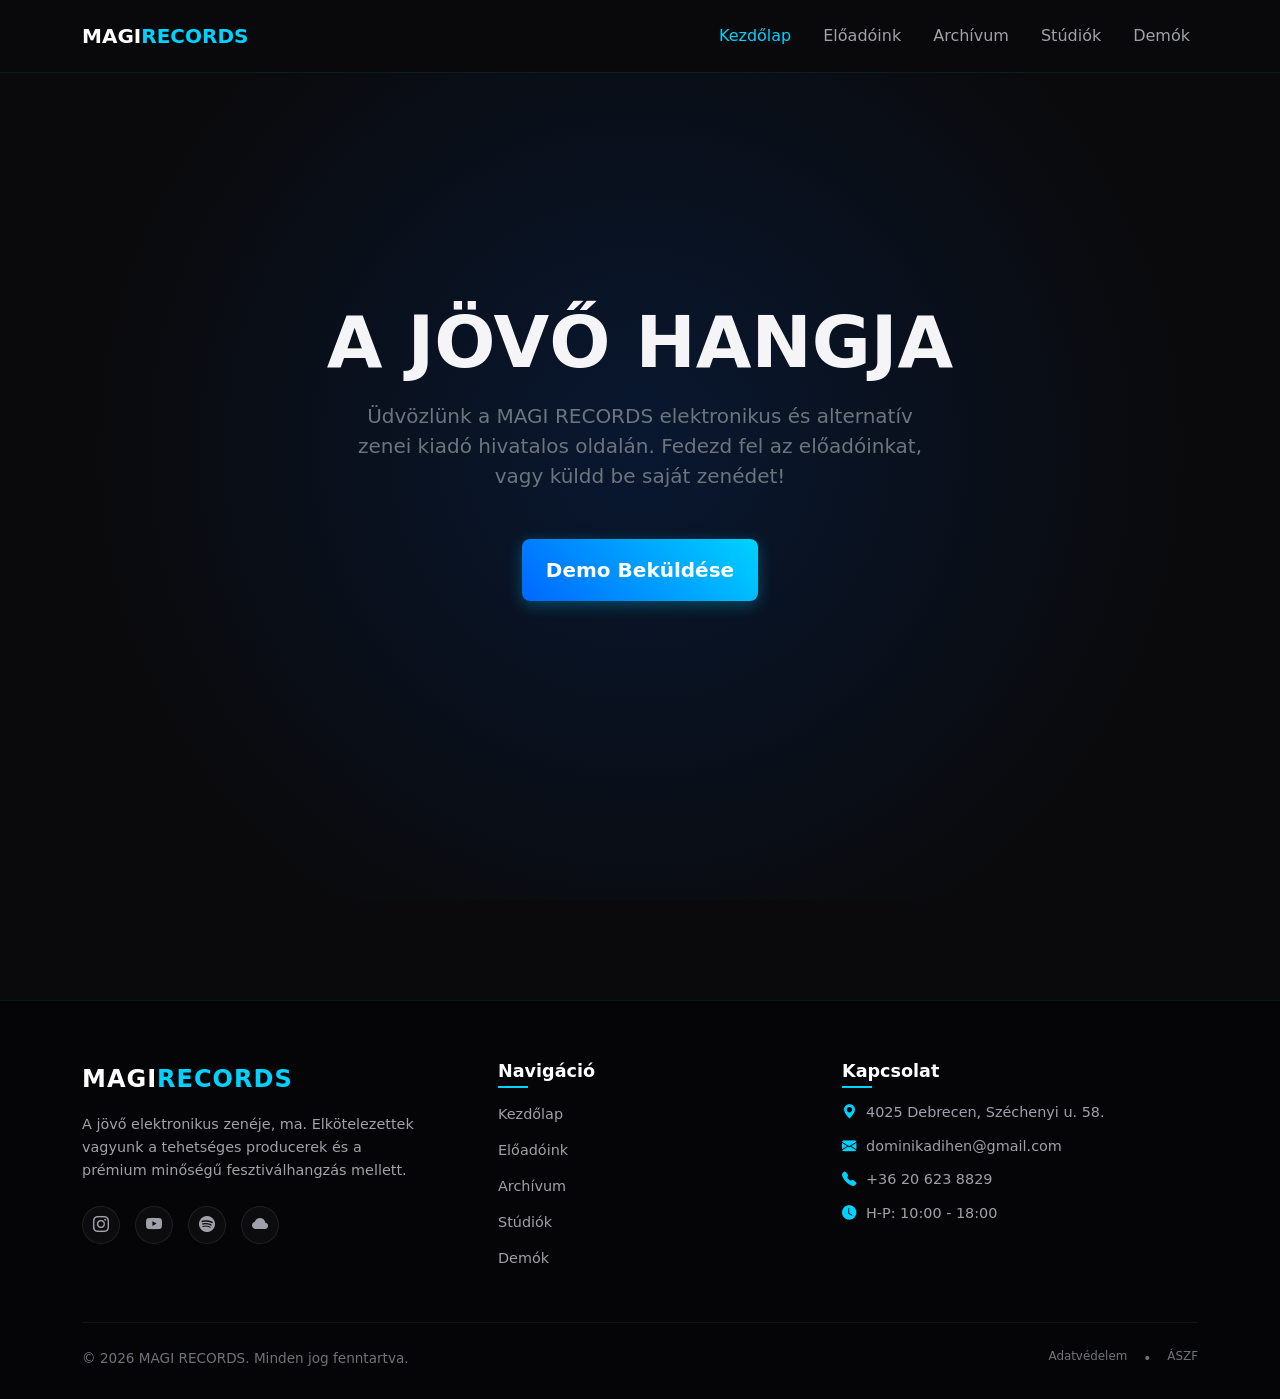
<file: index.html>
<!DOCTYPE html>
<html lang="hu">
<head>
    <meta charset="UTF-8">
    <meta name="viewport" content="width=device-width, initial-scale=1.0">
    <title>MAGI RECORDS | Kezdőlap</title>
    <link href="https://cdn.jsdelivr.net/npm/bootstrap@5.3.3/dist/css/bootstrap.min.css" rel="stylesheet">
    <link href="https://cdn.jsdelivr.net/npm/bootstrap-icons@1.11.3/font/bootstrap-icons.min.css" rel="stylesheet">
    <link href="index.css" rel="stylesheet">
</head>
<body>

    <nav class="navbar navbar-expand-lg navbar-dark fixed-top py-3">
        <div class="container">
            <a class="navbar-brand fw-bold tracking-wider" href="index.html">MAGI<span style="color:#00d2ff;">RECORDS</span></a>
            <button class="navbar-toggler" type="button" data-bs-toggle="collapse" data-bs-target="#navbarNav">
                <span class="navbar-toggler-icon"></span>
            </button>
            <div class="collapse navbar-collapse" id="navbarNav">
                <ul class="navbar-nav ms-auto gap-3">
                    <li class="nav-item"><a class="nav-link active" href="index.html">Kezdőlap</a></li>
                    <li class="nav-item"><a class="nav-link" href="eloadok.html">Előadóink</a></li>
                    <li class="nav-item"><a class="nav-link" href="archivum.html">Archívum</a></li>
                    <li class="nav-item"><a class="nav-link" href="studiok.html">Stúdiók</a></li>
                    <li class="nav-item"><a class="nav-link" href="demok.html">Demók</a></li>
                </ul>
            </div>
        </div>
    </nav>

    <div class="hero-section">
        <div class="container px-4">
            <h1 class="display-2 fw-bold mb-3 tracking-wide">A JÖVŐ HANGJA</h1>
            <p class="lead text-secondary mx-auto mb-5" style="max-width: 600px;">
                Üdvözlünk a MAGI RECORDS elektronikus és alternatív zenei kiadó hivatalos oldalán. Fedezd fel az előadóinkat, vagy küldd be saját zenédet!
            </p>
            <a href="demok.html" class="btn btn-custom btn-lg px-4 py-3 fw-bold">Demo Beküldése</a>
        </div>
    </div>

    <script src="https://cdn.jsdelivr.net/npm/bootstrap@5.3.3/dist/js/bootstrap.bundle.min.js"></script>
     <footer class="site-footer">
        <div class="container">
            <div class="row g-4">
                
                <div class="col-12 col-md-4">
                    <a class="footer-brand text-white text-decoration-none d-block mb-3" href="index.html">
                        MAGI<span style="color:#00d2ff;">RECORDS</span>
                    </a>
                    <p class="footer-text pe-md-4">
                        A jövő elektronikus zenéje, ma. Elkötelezettek vagyunk a tehetséges producerek és a prémium minőségű fesztiválhangzás mellett.
                    </p>
                    <div class="social-icons mt-4">
                        <a href="https://instagram.com" target="_blank" class="social-btn"><i class="bi bi-instagram"></i></a>
                        <a href="https://youtube.com" target="_blank" class="social-btn"><i class="bi bi-youtube"></i></a>
                        <a href="https://spotify.com" target="_blank" class="social-btn"><i class="bi bi-spotify"></i></a>
                        <a href="https://soundcloud.com" target="_blank" class="social-btn"><i class="bi bi-cloud-fill"></i></a>
                    </div>
                </div>

                <div class="col-6 col-md-4 ps-md-5">
                    <h5 class="footer-heading">Navigáció</h5>
                    <ul class="footer-links">
                        <li><a href="index.html">Kezdőlap</a></li>
                        <li><a href="eloadok.html">Előadóink</a></li>
                        <li><a href="archivum.html">Archívum</a></li>
                        <li><a href="studiok.html">Stúdiók</a></li>
                        <li><a href="demok.html">Demók</a></li>
                    </ul>
                </div>

                <div class="col-6 col-md-4">
                    <h5 class="footer-heading">Kapcsolat</h5>
                    <div class="footer-contact-item">
                        <i class="bi bi-geo-alt-fill"></i>
                        <span>4025 Debrecen, Széchenyi u. 58.</span>
                    </div>
                    <div class="footer-contact-item">
                        <i class="bi bi-envelope-fill"></i>
                        <span>dominikadihen@gmail.com</span>
                    </div>
                    <div class="footer-contact-item">
                        <i class="bi bi-telephone-fill"></i>
                        <span>+36 20 623 8829</span>
                    </div>
                    <div class="footer-contact-item">
                        <i class="bi bi-clock-fill"></i>
                        <span>H-P: 10:00 - 18:00</span>
                    </div>
                </div>

            </div>

            <div class="footer-bottom d-flex flex-column flex-sm-row justify-content-between align-items-center gap-3">
                <div>
                    © 2026 MAGI RECORDS. Minden jog fenntartva.
                </div>
                <div class="d-flex gap-3">
                    <a href="#" class="text-secondary text-decoration-none small">Adatvédelem</a>
                    <span class="text-secondary">•</span>
                    <a href="#" class="text-secondary text-decoration-none small">ÁSZF</a>
                </div>
            </div>
        </div>
    </footer>
</body>
</html>
</file>
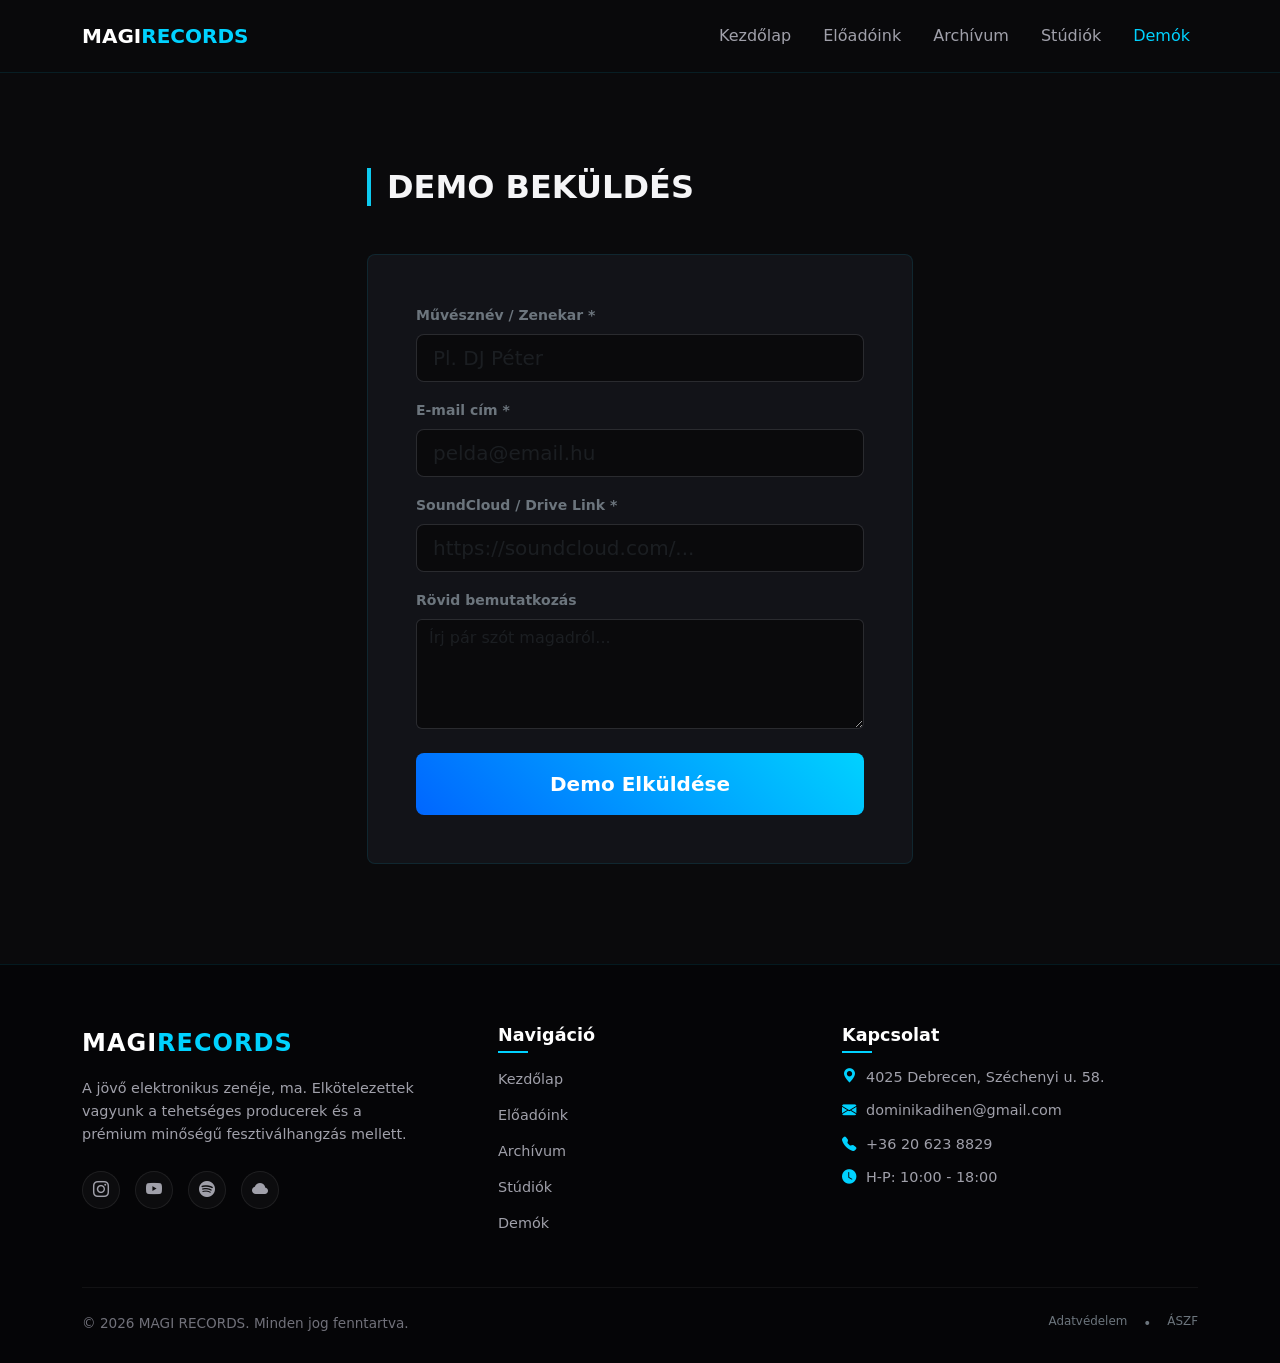
<file: demok.html>
<!DOCTYPE html>
<html lang="hu">
<head>
    <meta charset="UTF-8">
    <meta name="viewport" content="width=device-width, initial-scale=1.0">
    <title>MAGI RECORDS | Demók</title>
    <link href="https://cdn.jsdelivr.net/npm/bootstrap@5.3.3/dist/css/bootstrap.min.css" rel="stylesheet">
    <link href="https://cdn.jsdelivr.net/npm/bootstrap-icons@1.11.3/font/bootstrap-icons.min.css" rel="stylesheet">
    <link href="demok.css" rel="stylesheet">
</head>
<body>

    <nav class="navbar navbar-expand-lg navbar-dark fixed-top py-3">
        <div class="container">
            <a class="navbar-brand fw-bold" href="index.html">MAGI<span style="color:#00d2ff;">RECORDS</span></a>
            <button class="navbar-toggler" type="button" data-bs-toggle="collapse" data-bs-target="#navbarNav">
                <span class="navbar-toggler-icon"></span>
            </button>
            <div class="collapse navbar-collapse" id="navbarNav">
                <ul class="navbar-nav ms-auto gap-3">
                    <li class="nav-item"><a class="nav-link" href="index.html">Kezdőlap</a></li>
                    <li class="nav-item"><a class="nav-link" href="eloadok.html">Előadóink</a></li>
                    <li class="nav-item"><a class="nav-link" href="archivum.html">Archívum</a></li>
                    <li class="nav-item"><a class="nav-link" href="studiok.html">Stúdiók</a></li>
                    <li class="nav-item"><a class="nav-link active" href="demok.html">Demók</a></li>
                </ul>
            </div>
        </div>
    </nav>

    <div class="container my-5">
        <div class="row justify-content-center">
            <div class="col-12 col-md-8 col-lg-6">
                <h2 class="border-start border-4 border-info ps-3 mb-5 fw-bold text-uppercase">Demo Beküldés</h2>
                
                <div class="form-container p-4 p-md-5 rounded-3">
                    <form id="demoForm" action="https://api.web3forms.com/submit" method="POST" onsubmit="handleDemoSubmit(event)">
                        
                        <input type="hidden" name="access_key" value="https://formspree.io/f/xwvjvapk">
                        
                        <input type="hidden" name="subject" value="Új zenei demo érkezett a weboldalról!">
                        <input type="hidden" name="redirect" value="">

                        <div class="mb-3">
                            <label for="artistName" class="form-label small text-secondary fw-bold">Művésznév / Zenekar *</label>
                            <input type="text" name="Muvesznev" class="form-control form-control-lg" id="artistName" required placeholder="Pl. DJ Péter">
                        </div>
                        <div class="mb-3">
                            <label for="email" class="form-label small text-secondary fw-bold">E-mail cím *</label>
                            <input type="email" name="Email" class="form-control form-control-lg" id="email" required placeholder="pelda@email.hu">
                        </div>
                        <div class="mb-3">
                            <label for="demoLink" class="form-label small text-secondary fw-bold">SoundCloud / Drive Link *</label>
                            <input type="url" name="Zene_Link" class="form-control form-control-lg" id="demoLink" required placeholder="https://soundcloud.com/...">
                        </div>
                        <div class="mb-4">
                            <label for="message" class="form-label small text-secondary fw-bold">Rövid bemutatkozás</label>
                            <textarea name="Uzenet" class="form-control" id="message" rows="4" placeholder="Írj pár szót magadról..."></textarea>
                        </div>
                        <button type="submit" class="btn btn-custom btn-lg w-100 fw-bold py-3">Demo Elküldése</button>
                    </form>

                    <div id="successMessage" class="text-center d-none py-4">
                        <span class="display-4 d-block mb-3">🎉</span>
                        <h4 class="fw-bold text-info mb-2">Sikeres küldés!</h4>
                        <p class="text-secondary mb-0">A demódat elküldtük a kiadónak. Hamarosan meghallgatjuk!</p>
                    </div>
                </div>
            </div>
        </div>
    </div>

    <script>
        function handleDemoSubmit(event) {
            event.preventDefault(); // Megakadályozza az oldal alapértelmezett újratöltését

            const form = document.getElementById('demoForm');
            const formData = new FormData(form);

            // JavaScript 'fetch' technológiával a háttérben elküldjük az adatokat az e-mail küldőnek
            fetch(form.action, {
                method: form.method,
                body: formData,
                headers: {
                    'Accept': 'application/json'
                }
            })
            .then(response => {
                if (response.ok) {
                    // Ha a szerver elfogadta, elrejtjük az űrlapot és mutatjuk a sikert
                    form.classList.add('d-none');
                    document.getElementById('successMessage').classList.remove('d-none');
                } else {
                    alert('Hiba történt a küldés során. Kérjük, próbáld újra később!');
                }
            })
            .catch(error => {
                alert('Hálózati hiba történt. Ellenőrizd az internetkapcsolatodat!');
            });
        }
    </script>
    
    <script src="https://cdn.jsdelivr.net/npm/bootstrap@5.3.3/dist/js/bootstrap.bundle.min.js"></script>
    <footer class="site-footer">
        <div class="container">
            <div class="row g-4">
                
                <div class="col-12 col-md-4">
                    <a class="footer-brand text-white text-decoration-none d-block mb-3" href="index.html">
                        MAGI<span style="color:#00d2ff;">RECORDS</span>
                    </a>
                    <p class="footer-text pe-md-4">
                        A jövő elektronikus zenéje, ma. Elkötelezettek vagyunk a tehetséges producerek és a prémium minőségű fesztiválhangzás mellett.
                    </p>
                    <div class="social-icons mt-4">
                        <a href="https://instagram.com" target="_blank" class="social-btn"><i class="bi bi-instagram"></i></a>
                        <a href="https://youtube.com" target="_blank" class="social-btn"><i class="bi bi-youtube"></i></a>
                        <a href="https://spotify.com" target="_blank" class="social-btn"><i class="bi bi-spotify"></i></a>
                        <a href="https://soundcloud.com" target="_blank" class="social-btn"><i class="bi bi-cloud-fill"></i></a>
                    </div>
                </div>

                <div class="col-6 col-md-4 ps-md-5">
                    <h5 class="footer-heading">Navigáció</h5>
                    <ul class="footer-links">
                        <li><a href="index.html">Kezdőlap</a></li>
                        <li><a href="eloadok.html">Előadóink</a></li>
                        <li><a href="archivum.html">Archívum</a></li>
                        <li><a href="studiok.html">Stúdiók</a></li>
                        <li><a href="demok.html">Demók</a></li>
                    </ul>
                </div>

                <div class="col-6 col-md-4">
                    <h5 class="footer-heading">Kapcsolat</h5>
                    <div class="footer-contact-item">
                        <i class="bi bi-geo-alt-fill"></i>
                        <span>4025 Debrecen, Széchenyi u. 58.</span>
                    </div>
                    <div class="footer-contact-item">
                        <i class="bi bi-envelope-fill"></i>
                        <span>dominikadihen@gmail.com</span>
                    </div>
                    <div class="footer-contact-item">
                        <i class="bi bi-telephone-fill"></i>
                        <span>+36 20 623 8829</span>
                    </div>
                    <div class="footer-contact-item">
                        <i class="bi bi-clock-fill"></i>
                        <span>H-P: 10:00 - 18:00</span>
                    </div>
                </div>

            </div>

            <div class="footer-bottom d-flex flex-column flex-sm-row justify-content-between align-items-center gap-3">
                <div>
                    © 2026 MAGI RECORDS. Minden jog fenntartva.
                </div>
                <div class="d-flex gap-3">
                    <a href="#" class="text-secondary text-decoration-none small">Adatvédelem</a>
                    <span class="text-secondary">•</span>
                    <a href="#" class="text-secondary text-decoration-none small">ÁSZF</a>
                </div>
            </div>
        </div>
    </footer>
</body>
</html>
</file>
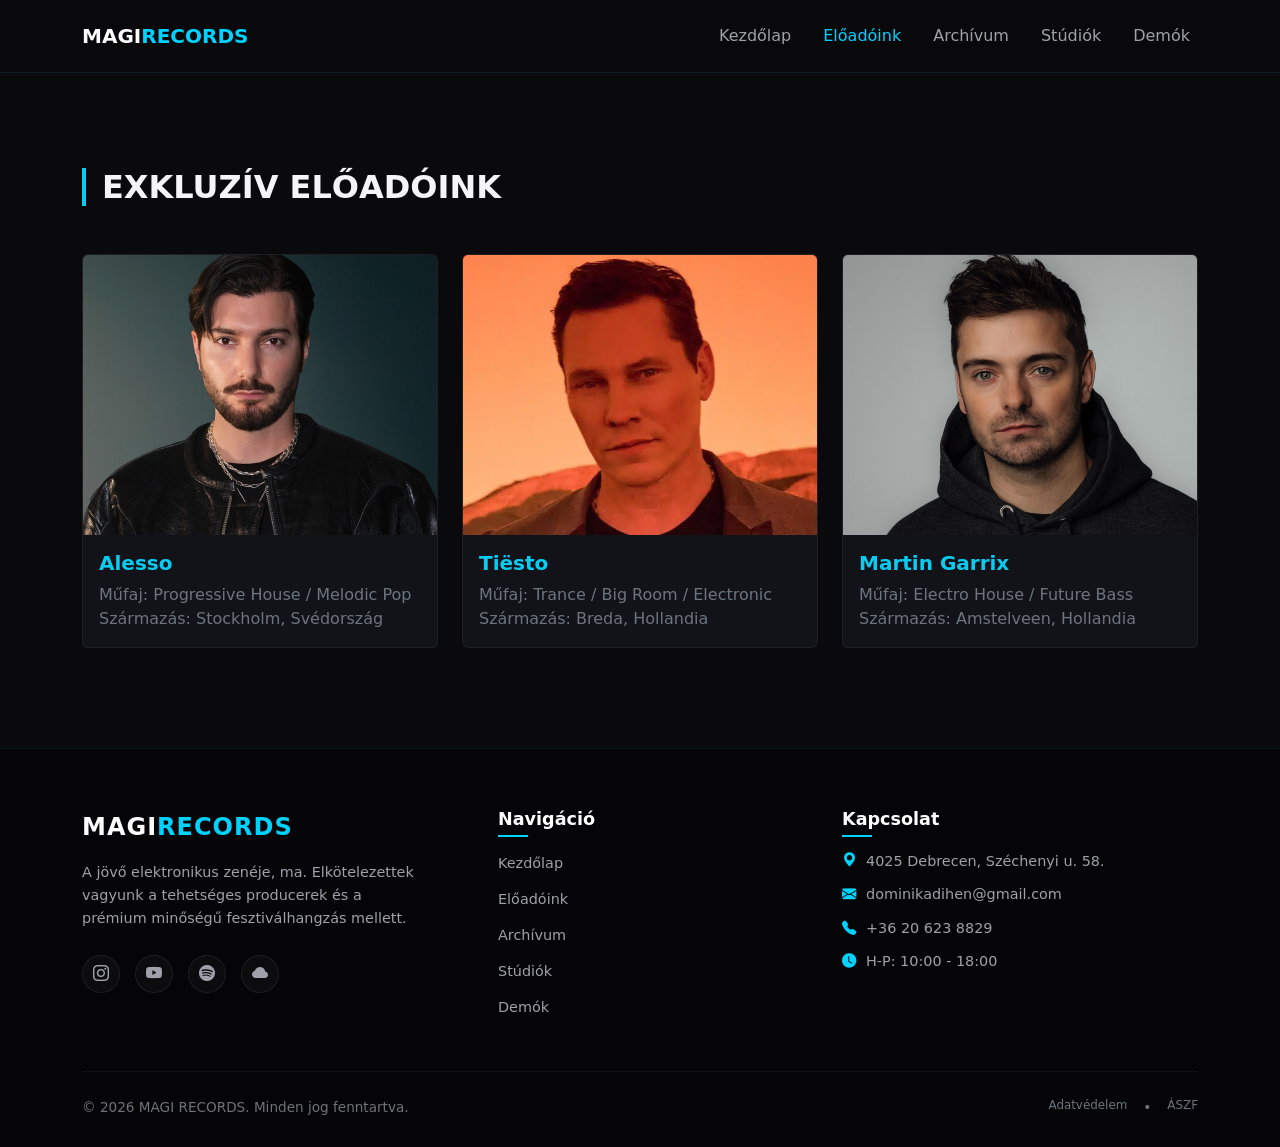
<file: eloadok.html>
<!DOCTYPE html>
<html lang="hu">
<head>
    <meta charset="UTF-8">
    <meta name="viewport" content="width=device-width, initial-scale=1.0">
    <title>MAGI RECORDS | Előadóink</title>
    <!-- Bootstrap 5 CSS -->
    <link href="https://cdn.jsdelivr.net/npm/bootstrap@5.3.3/dist/css/bootstrap.min.css" rel="stylesheet">
    <link href="https://cdn.jsdelivr.net/npm/bootstrap-icons@1.11.3/font/bootstrap-icons.min.css" rel="stylesheet">
    <link href="eloadok.css" rel="stylesheet">
</head>
<body>

    <!-- NAVIGÁCIÓ -->
    <nav class="navbar navbar-expand-lg navbar-dark fixed-top py-3">
        <div class="container">
            <a class="navbar-brand fw-bold" href="index.html">MAGI<span style="color:#00d2ff;">RECORDS</span></a>
            <button class="navbar-toggler" type="button" data-bs-toggle="collapse" data-bs-target="#navbarNav">
                <span class="navbar-toggler-icon"></span>
            </button>
            <div class="collapse navbar-collapse" id="navbarNav">
                <ul class="navbar-nav ms-auto gap-3">
                    <li class="nav-item"><a class="nav-link" href="index.html">Kezdőlap</a></li>
                    <li class="nav-item"><a class="nav-link active" href="eloadok.html">Előadóink</a></li>
                    <li class="nav-item"><a class="nav-link" href="archivum.html">Archívum</a></li>
                    <li class="nav-item"><a class="nav-link" href="studiok.html">Stúdiók</a></li>
                    <li class="nav-item"><a class="nav-link" href="demok.html">Demók</a></li>
                </ul>
            </div>
        </div>
    </nav>

    <!-- TARTALOM (ELŐADÓ KÁRTYÁK) -->
    <div class="container my-5">
        <h2 class="border-start border-4 border-info ps-3 mb-5 fw-bold text-uppercase">Exkluzív Előadóink</h2>
        
        <div class="row g-4">
            
            <!-- ALESSO KÁRTYA -->
            <div class="col-12 col-md-4" data-bs-toggle="modal" data-bs-target="#alessoModal">
                <div class="card custom-card h-100 text-white">
                    <img src="Alesso.jpg" class="card-img-top" alt="Alesso">
                    <div class="card-body">
                        <h5 class="card-title fw-bold text-info">Alesso</h5>
                        <p class="card-text text-secondary">Műfaj: Progressive House / Melodic Pop<br>Származás: Stockholm, Svédország</p>
                    </div>
                </div>
            </div>

            <!-- TIESTO KÁRTYA -->
            <div class="col-12 col-md-4" data-bs-toggle="modal" data-bs-target="#tiestoModal">
                <div class="card custom-card h-100 text-white">
                    <img src="Tiesto.webp" class="card-img-top" alt="Tiësto">
                    <div class="card-body">
                        <h5 class="card-title fw-bold text-info">Tiësto</h5>
                        <p class="card-text text-secondary">Műfaj: Trance / Big Room / Electronic<br>Származás: Breda, Hollandia</p>
                    </div>
                </div>
            </div>

            <!-- MARTIN GARRIX KÁRTYA -->
            <div class="col-12 col-md-4" data-bs-toggle="modal" data-bs-target="#garrixModal">
                <div class="card custom-card h-100 text-white">
                    <img src="Martin Garrix.jpg" class="card-img-top" alt="Martin Garrix">
                    <div class="card-body">
                        <h5 class="card-title fw-bold text-info">Martin Garrix</h5>
                        <p class="card-text text-secondary">Műfaj: Electro House / Future Bass<br>Származás: Amstelveen, Hollandia</p>
                    </div>
                </div>
            </div>

        </div>
    </div>


    <!-- ================= MODÁLIS ABLAKOK ================= -->

    <!-- ALESSO MODAL -->
    <div class="modal fade" id="alessoModal" tabindex="-1" aria-hidden="true">
        <div class="modal-dialog modal-dialog-centered modal-lg">
            <div class="modal-content">
                <div class="modal-header d-flex justify-content-between align-items-center">
                    <h4 class="modal-title fw-bold text-info">Alesso</h4>
                    <button type="button" class="btn-close-custom" data-bs-dismiss="modal">×</button>
                </div>
                <div class="modal-body">
                    <img src="Alesso.jpg" class="modal-img" alt="Alesso nagy kép">
                    <h5 class="fw-bold mb-3 text-white">Biográfia & Karrier</h5>
                    <p class="text-secondary">Alessandro Renato Rodolfo Lindblad, művésznevén Alesso, a svéd progressive house szcéna egyik legmeghatározóbb alakja. Világhírnevet a Sebastian Ingrosso-val közös "Calling (Lose My Mind)" és az ikonikus "Heroes (We Could Be)" című slágerekkel szerzett.</p>
                    <p class="text-secondary">Dallamos, érzelmes, mégis hatalmas energiájú produceri munkáiról ismert. Rendszeres nagyszínpados fellépője olyan gigantikus fesztiváloknak, mint a Tomorrowland és az Ultra Music Festival.</p>
                </div>
                <div class="modal-footer">
                    <button type="button" class="btn btn-outline-info" data-bs-dismiss="modal">Bezárás</button>
                </div>
            </div>
        </div>
    </div>

    <!-- TIESTO MODAL -->
    <div class="modal fade" id="tiestoModal" tabindex="-1" aria-hidden="true">
        <div class="modal-dialog modal-dialog-centered modal-lg">
            <div class="modal-content">
                <div class="modal-header d-flex justify-content-between align-items-center">
                    <h4 class="modal-title fw-bold text-info">Tiësto</h4>
                    <button type="button" class="btn-close-custom" data-bs-dismiss="modal">×</button>
                </div>
                <div class="modal-body">
                    <img src="Tiesto.webp" class="modal-img" alt="Tiësto nagy kép">
                    <h5 class="fw-bold mb-3 text-white">Biográfia & Karrier</h5>
                    <p class="text-secondary">Tijs Michiel Verwest, azaz Tiësto, az elektronikus zene történetének egyik legnagyobb élő legendája, akit a Mixmag magazin szavazásán formálisan is megválasztottak "Minden idők legnagyobb DJ-jének". Karrierjét klasszikus Trance zenékkel kezdte, ő volt az első DJ, aki élőben lépett fel az Olimpiai Játékok megnyitóján (2004, Athén).</p>
                    <p class="text-secondary">Az évek során sikeresen újította meg hangzását a modern klubzenék, a Big Room és a Slap House irányába. Olyan világslágerek fűződnek a nevéhez, mint a "The Business", a "Secrets" vagy az ikonikus "Adagio for Strings" remix.</p>
                </div>
                <div class="modal-footer">
                    <button type="button" class="btn btn-outline-info" data-bs-dismiss="modal">Bezárás</button>
                </div>
            </div>
        </div>
    </div>

    <!-- MARTIN GARRIX MODAL -->
    <div class="modal fade" id="garrixModal" tabindex="-1" aria-hidden="true">
        <div class="modal-dialog modal-dialog-centered modal-lg">
            <div class="modal-content">
                <div class="modal-header d-flex justify-content-between align-items-center">
                    <h4 class="modal-title fw-bold text-info">Martin Garrix</h4>
                    <button type="button" class="btn-close-custom" data-bs-dismiss="modal">×</button>
                </div>
                <div class="modal-body">
                    <img src="Martin Garrix.jpg" class="modal-img" alt="Martin Garrix nagy kép">
                    <h5 class="fw-bold mb-3 text-white">Biográfia & Karrier</h5>
                    <p class="text-secondary">Martijn Gerard Garritsen, ismertebb nevén Martin Garrix, a modern EDM generáció csodagyereke. Mindössze 17 évesen robbant be a köztudatba az állandó klubhimnusszá vált "Animals" című trackjével, amellyel a slágerlisták élére tört. Négyszer választották meg a világ első számú DJ-jének a DJ Mag Top 100-as listáján.</p>
                    <p class="text-secondary">Saját kiadóját (STMPD RCRDS) vezeti, és olyan grandiózus rádiós slágereket jegyez, mint az "In the Name of Love" (Bebe Rexha-val) vagy a "Scared to Be Lonely" (Dua Lipa-val). Koncertjei világszerte ismertek a lélegzetelállító vizuális és lézeres show-elemekről.</p>
                </div>
                <div class="modal-footer">
                    <button type="button" class="btn btn-outline-info" data-bs-dismiss="modal">Bezárás</button>
                </div>
            </div>
        </div>
    </div>

    <!-- Bootstrap 5 JS -->
    <script src="https://cdn.jsdelivr.net/npm/bootstrap@5.3.3/dist/js/bootstrap.bundle.min.js"></script>
    <footer class="site-footer">
        <div class="container">
            <div class="row g-4">
                
                <div class="col-12 col-md-4">
                    <a class="footer-brand text-white text-decoration-none d-block mb-3" href="index.html">
                        MAGI<span style="color:#00d2ff;">RECORDS</span>
                    </a>
                    <p class="footer-text pe-md-4">
                        A jövő elektronikus zenéje, ma. Elkötelezettek vagyunk a tehetséges producerek és a prémium minőségű fesztiválhangzás mellett.
                    </p>
                    <div class="social-icons mt-4">
                        <a href="https://instagram.com" target="_blank" class="social-btn"><i class="bi bi-instagram"></i></a>
                        <a href="https://youtube.com" target="_blank" class="social-btn"><i class="bi bi-youtube"></i></a>
                        <a href="https://spotify.com" target="_blank" class="social-btn"><i class="bi bi-spotify"></i></a>
                        <a href="https://soundcloud.com" target="_blank" class="social-btn"><i class="bi bi-cloud-fill"></i></a>
                    </div>
                </div>

                <div class="col-6 col-md-4 ps-md-5">
                    <h5 class="footer-heading">Navigáció</h5>
                    <ul class="footer-links">
                        <li><a href="index.html">Kezdőlap</a></li>
                        <li><a href="eloadok.html">Előadóink</a></li>
                        <li><a href="archivum.html">Archívum</a></li>
                        <li><a href="studiok.html">Stúdiók</a></li>
                        <li><a href="demok.html">Demók</a></li>
                    </ul>
                </div>

                <div class="col-6 col-md-4">
                    <h5 class="footer-heading">Kapcsolat</h5>
                    <div class="footer-contact-item">
                        <i class="bi bi-geo-alt-fill"></i>
                        <span>4025 Debrecen, Széchenyi u. 58.</span>
                    </div>
                    <div class="footer-contact-item">
                        <i class="bi bi-envelope-fill"></i>
                        <span>dominikadihen@gmail.com</span>
                    </div>
                    <div class="footer-contact-item">
                        <i class="bi bi-telephone-fill"></i>
                        <span>+36 20 623 8829</span>
                    </div>
                    <div class="footer-contact-item">
                        <i class="bi bi-clock-fill"></i>
                        <span>H-P: 10:00 - 18:00</span>
                    </div>
                </div>

            </div>

            <div class="footer-bottom d-flex flex-column flex-sm-row justify-content-between align-items-center gap-3">
                <div>
                    © 2026 MAGI RECORDS. Minden jog fenntartva.
                </div>
                <div class="d-flex gap-3">
                    <a href="#" class="text-secondary text-decoration-none small">Adatvédelem</a>
                    <span class="text-secondary">•</span>
                    <a href="#" class="text-secondary text-decoration-none small">ÁSZF</a>
                </div>
            </div>
        </div>
    </footer>
</body>
</html>
</file>
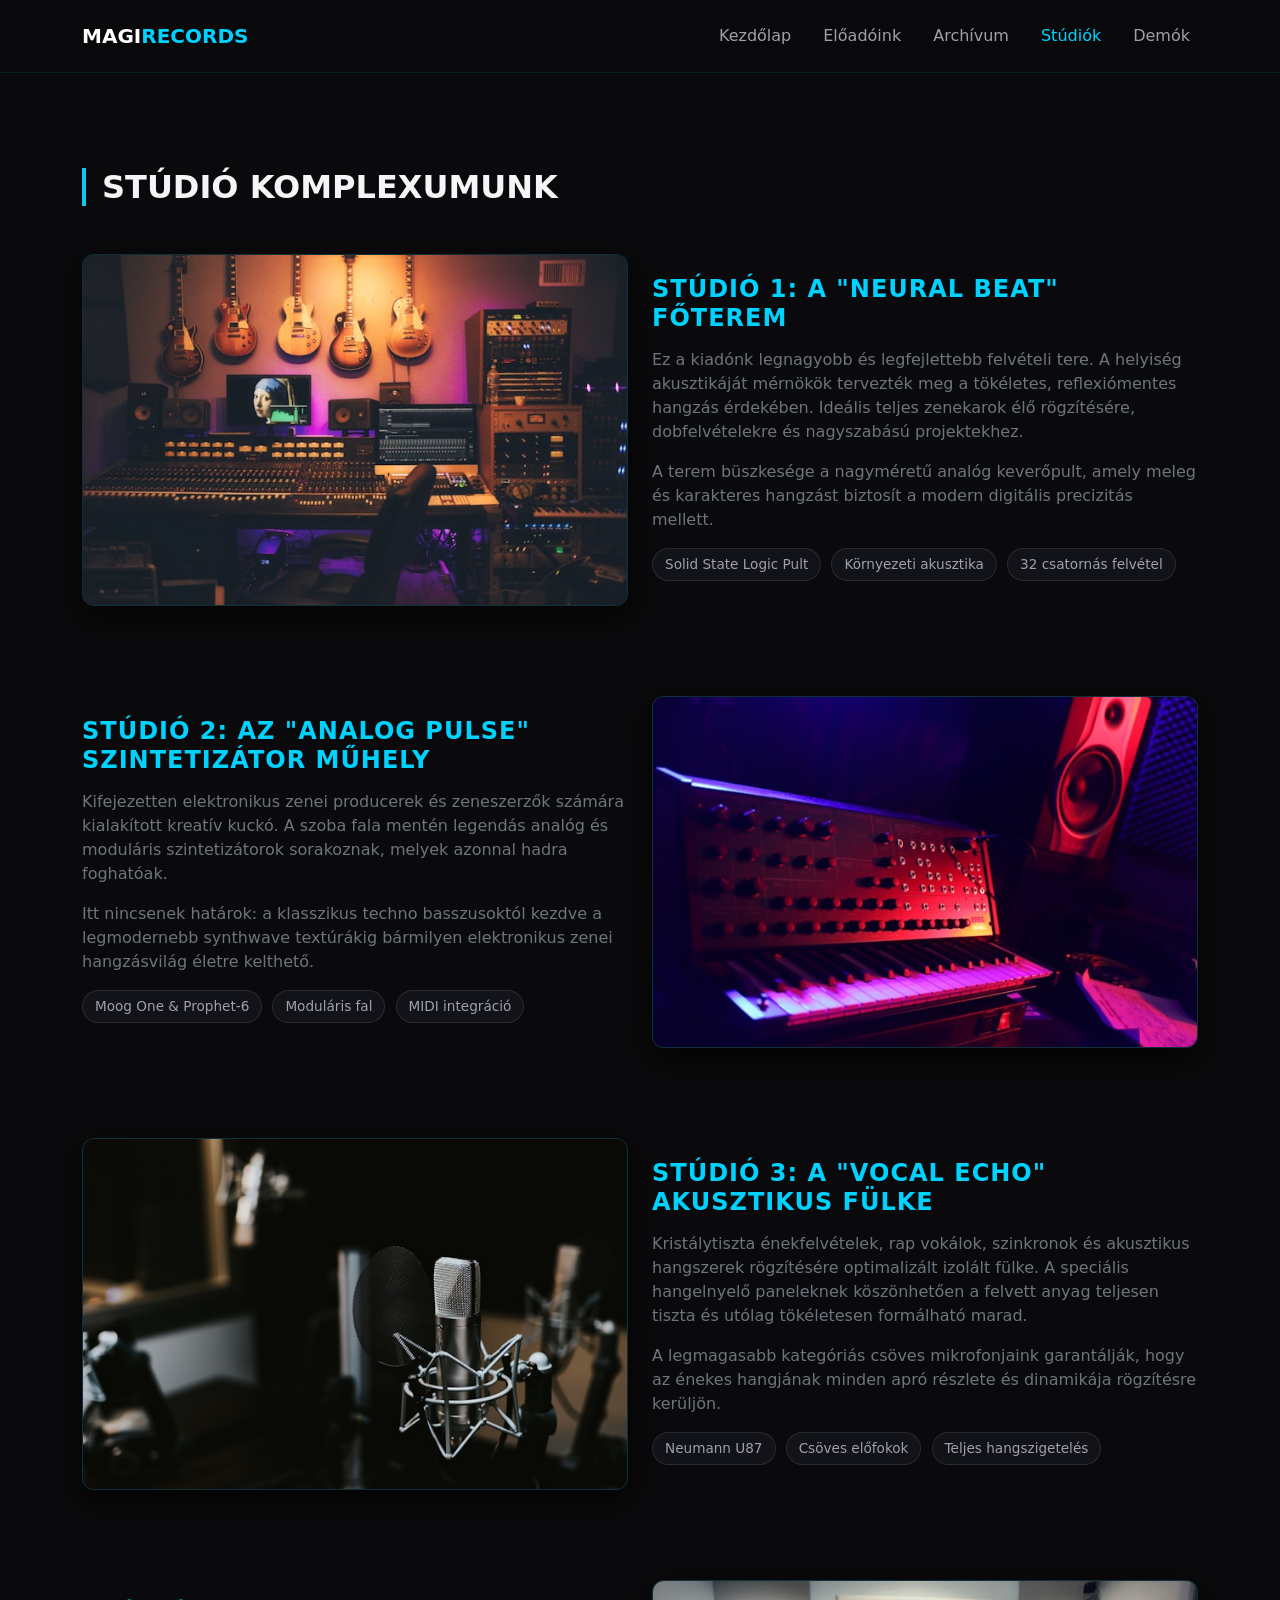
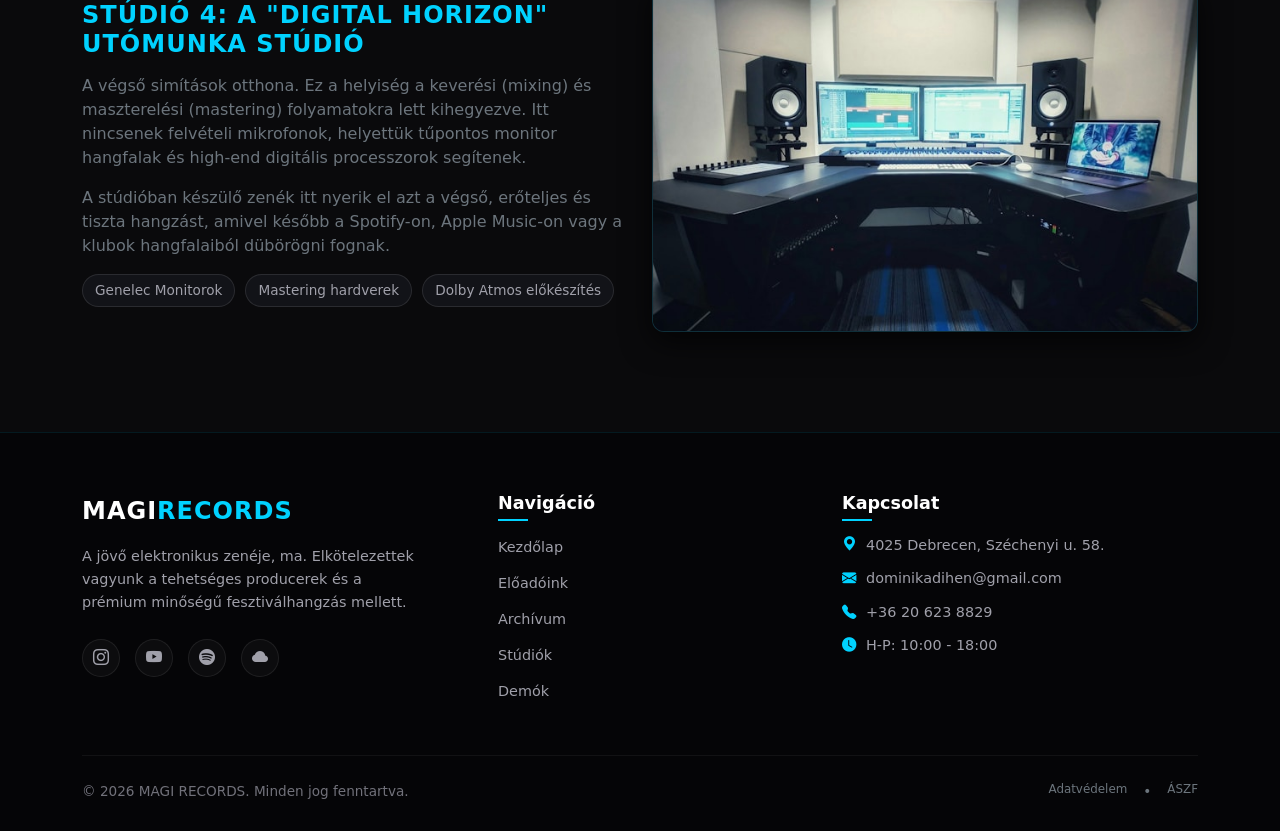
<file: studiok.html>
<!DOCTYPE html>
<html lang="hu">
<head>
    <meta charset="UTF-8">
    <meta name="viewport" content="width=device-width, initial-scale=1.0">
    <title>MAGI RECORDS | Stúdiók</title>
    <link href="https://cdn.jsdelivr.net/npm/bootstrap@5.3.3/dist/css/bootstrap.min.css" rel="stylesheet">
    <link href="https://cdn.jsdelivr.net/npm/bootstrap-icons@1.11.3/font/bootstrap-icons.min.css" rel="stylesheet">
    <link href="studiok.css" rel="stylesheet">
</head>
<body>

    <nav class="navbar navbar-expand-lg navbar-dark fixed-top py-3">
        <div class="container">
            <a class="navbar-brand fw-bold" href="index.html">MAGI<span style="color:#00d2ff;">RECORDS</span></a>
            <button class="navbar-toggler" type="button" data-bs-toggle="collapse" data-bs-target="#navbarNav">
                <span class="navbar-toggler-icon"></span>
            </button>
            <div class="collapse navbar-collapse" id="navbarNav">
                <ul class="navbar-nav ms-auto gap-3">
                    <li class="nav-item"><a class="nav-link" href="index.html">Kezdőlap</a></li>
                    <li class="nav-item"><a class="nav-link" href="eloadok.html">Előadóink</a></li>
                    <li class="nav-item"><a class="nav-link" href="archivum.html">Archívum</a></li>
                    <li class="nav-item"><a class="nav-link active" href="studiok.html">Stúdiók</a></li>
                    <li class="nav-item"><a class="nav-link" href="demok.html">Demók</a></li>
                </ul>
            </div>
        </div>
    </nav>

    <div class="container my-5">
        <h2 class="border-start border-4 border-info ps-3 mb-5 fw-bold text-uppercase">Stúdió komplexumunk</h2>

        <div class="row studio-row align-items-center">
            <div class="col-12 col-lg-6 mb-4 mb-lg-0">
                <div class="studio-img-container">
                    <img src="fejlett DJ szoba.jpg" alt="Neural Beat Főterem" class="studio-img">
                </div>
            </div>
            <div class="col-12 col-lg-6">
                <h3 class="studio-title h4 mb-3">Stúdió 1: A "Neural Beat" Főterem</h3>
                <p class="text-secondary">Ez a kiadónk legnagyobb és legfejlettebb felvételi tere. A helyiség akusztikáját mérnökök tervezték meg a tökéletes, reflexiómentes hangzás érdekében. Ideális teljes zenekarok élő rögzítésére, dobfelvételekre és nagyszabású projektekhez.</p>
                <p class="text-secondary">A terem büszkesége a nagyméretű analóg keverőpult, amely meleg és karakteres hangzást biztosít a modern digitális precizitás mellett.</p>
                <div class="mt-3">
                    <span class="gear-badge">Solid State Logic Pult</span>
                    <span class="gear-badge">Környezeti akusztika</span>
                    <span class="gear-badge">32 csatornás felvétel</span>
                </div>
            </div>
        </div>

        <div class="row studio-row align-items-center">
            <div class="col-12 col-lg-6 order-lg-2 mb-4 mb-lg-0">
                <div class="studio-img-container">
                    <img src="szintetizátor.jpg" alt="Analog Pulse Szintetizátor Műhely" class="studio-img">
                </div>
            </div>
            <div class="col-12 col-lg-6 order-lg-1">
                <h3 class="studio-title h4 mb-3">Stúdió 2: Az "Analog Pulse" Szintetizátor Műhely</h3>
                <p class="text-secondary">Kifejezetten elektronikus zenei producerek és zeneszerzők számára kialakított kreatív kuckó. A szoba fala mentén legendás analóg és moduláris szintetizátorok sorakoznak, melyek azonnal hadra foghatóak.</p>
                <p class="text-secondary">Itt nincsenek határok: a klasszikus techno basszusoktól kezdve a legmodernebb synthwave textúrákig bármilyen elektronikus zenei hangzásvilág életre kelthető.</p>
                <div class="mt-3">
                    <span class="gear-badge">Moog One & Prophet-6</span>
                    <span class="gear-badge">Moduláris fal</span>
                    <span class="gear-badge">MIDI integráció</span>
                </div>
            </div>
        </div>

        <div class="row studio-row align-items-center">
            <div class="col-12 col-lg-6 mb-4 mb-lg-0">
                <div class="studio-img-container">
                    <img src="hang technika szoba.jpg" alt="Vocal Echo Akusztikus Énekfülke" class="studio-img">
                </div>
            </div>
            <div class="col-12 col-lg-6">
                <h3 class="studio-title h4 mb-3">Stúdió 3: A "Vocal Echo" Akusztikus Fülke</h3>
                <p class="text-secondary">Kristálytiszta énekfelvételek, rap vokálok, szinkronok és akusztikus hangszerek rögzítésére optimalizált izolált fülke. A speciális hangelnyelő paneleknek köszönhetően a felvett anyag teljesen tiszta és utólag tökéletesen formálható marad.</p>
                <p class="text-secondary">A legmagasabb kategóriás csöves mikrofonjaink garantálják, hogy az énekes hangjának minden apró részlete és dinamikája rögzítésre kerüljön.</p>
                <div class="mt-3">
                    <span class="gear-badge">Neumann U87</span>
                    <span class="gear-badge">Csöves előfokok</span>
                    <span class="gear-badge">Teljes hangszigetelés</span>
                </div>
            </div>
        </div>

        <div class="row studio-row align-items-center">
            <div class="col-12 col-lg-6 order-lg-2 mb-4 mb-lg-0">
                <div class="studio-img-container">
                    <img src="lewis-guapo-XJK8gdWpxWk-unsplash (2).jpg" alt="Digital Horizon Utómunka Stúdió Hangfalak" class="studio-img">
                </div>
            </div>
            <div class="col-12 col-lg-6 order-lg-1">
                <h3 class="studio-title h4 mb-3">Stúdió 4: A "Digital Horizon" Utómunka Stúdió</h3>
                <p class="text-secondary">A végső simítások otthona. Ez a helyiség a keverési (mixing) és maszterelési (mastering) folyamatokra lett kihegyezve. Itt nincsenek felvételi mikrofonok, helyettük tűpontos monitor hangfalak és high-end digitális processzorok segítenek.</p>
                <p class="text-secondary">A stúdióban készülő zenék itt nyerik el azt a végső, erőteljes és tiszta hangzást, amivel később a Spotify-on, Apple Music-on vagy a klubok hangfalaiból dübörögni fognak.</p>
                <div class="mt-3">
                    <span class="gear-badge">Genelec Monitorok</span>
                    <span class="gear-badge">Mastering hardverek</span>
                    <span class="gear-badge">Dolby Atmos előkészítés</span>
                </div>
            </div>
        </div>

    </div>

    <script src="https://cdn.jsdelivr.net/npm/bootstrap@5.3.3/dist/js/bootstrap.bundle.min.js"></script>
    <footer class="site-footer">
        <div class="container">
            <div class="row g-4">
                
                <div class="col-12 col-md-4">
                    <a class="footer-brand text-white text-decoration-none d-block mb-3" href="index.html">
                        MAGI<span style="color:#00d2ff;">RECORDS</span>
                    </a>
                    <p class="footer-text pe-md-4">
                        A jövő elektronikus zenéje, ma. Elkötelezettek vagyunk a tehetséges producerek és a prémium minőségű fesztiválhangzás mellett.
                    </p>
                    <div class="social-icons mt-4">
                        <a href="https://instagram.com" target="_blank" class="social-btn"><i class="bi bi-instagram"></i></a>
                        <a href="https://youtube.com" target="_blank" class="social-btn"><i class="bi bi-youtube"></i></a>
                        <a href="https://spotify.com" target="_blank" class="social-btn"><i class="bi bi-spotify"></i></a>
                        <a href="https://soundcloud.com" target="_blank" class="social-btn"><i class="bi bi-cloud-fill"></i></a>
                    </div>
                </div>

                <div class="col-6 col-md-4 ps-md-5">
                    <h5 class="footer-heading">Navigáció</h5>
                    <ul class="footer-links">
                        <li><a href="index.html">Kezdőlap</a></li>
                        <li><a href="eloadok.html">Előadóink</a></li>
                        <li><a href="archivum.html">Archívum</a></li>
                        <li><a href="studiok.html">Stúdiók</a></li>
                        <li><a href="demok.html">Demók</a></li>
                    </ul>
                </div>

                <div class="col-6 col-md-4">
                    <h5 class="footer-heading">Kapcsolat</h5>
                    <div class="footer-contact-item">
                        <i class="bi bi-geo-alt-fill"></i>
                        <span>4025 Debrecen, Széchenyi u. 58.</span>
                    </div>
                    <div class="footer-contact-item">
                        <i class="bi bi-envelope-fill"></i>
                        <span>dominikadihen@gmail.com</span>
                    </div>
                    <div class="footer-contact-item">
                        <i class="bi bi-telephone-fill"></i>
                        <span>+36 20 623 8829</span>
                    </div>
                    <div class="footer-contact-item">
                        <i class="bi bi-clock-fill"></i>
                        <span>H-P: 10:00 - 18:00</span>
                    </div>
                </div>

            </div>

            <div class="footer-bottom d-flex flex-column flex-sm-row justify-content-between align-items-center gap-3">
                <div>
                    © 2026 MAGI RECORDS. Minden jog fenntartva.
                </div>
                <div class="d-flex gap-3">
                    <a href="#" class="text-secondary text-decoration-none small">Adatvédelem</a>
                    <span class="text-secondary">•</span>
                    <a href="#" class="text-secondary text-decoration-none small">ÁSZF</a>
                </div>
            </div>
        </div>
    </footer>
</body>
</html>
</file>
<file: index.css>
body { background-color: #0a0a0c; color: #f5f5f7; }
        .navbar { background-color: rgba(10, 10, 12, 0.95); border-bottom: 1px solid rgba(0, 210, 255, 0.1); }
        .nav-link { color: #a0a0aa !important; transition: color 0.3s; }
        .nav-link:hover, .nav-link.active { color: #00d2ff !important; }
        .hero-section {
            min-height: 100vh;
            background: radial-gradient(circle at center, rgba(0,102,255,0.15) 0%, rgba(10,10,12,1) 70%);
            display: flex;
            align-items: center;
            justify-content: center;
            text-align: center;
        }
        .btn-custom {
            background: linear-gradient(45deg, #0066ff, #00d2ff);
            color: white;
            border: none;
            box-shadow: 0 4px 15px rgba(0, 210, 255, 0.3);
        }
        .btn-custom:hover {
            color: white;
            transform: translateY(-2px);
            box-shadow: 0 6px 20px rgba(0, 210, 255, 0.5);
        }
        /* ==========================================================================
   LÁBLÉC (FOOTER) STÍLUSOK
   ========================================================================== */
.site-footer {
    background-color: #050507;
    border-top: 1px solid rgba(0, 210, 255, 0.1);
    padding: 60px 0 30px 0;
    margin-top: 100px; /* Távolság a fenti tartalomtól */
}

.footer-brand {
    font-size: 1.5rem;
    font-weight: 700;
    letter-spacing: 1px;
}

.footer-text {
    color: #a0a0aa;
    font-size: 0.9rem;
    line-height: 1.6;
}

.footer-heading {
    color: #ffffff;
    font-size: 1.1rem;
    font-weight: 600;
    margin-bottom: 20px;
    position: relative;
}

/* Kék díszítővonal az alcímek alatt */
.footer-heading::after {
    content: '';
    position: absolute;
    left: 0;
    bottom: -6px;
    width: 30px;
    height: 2px;
    background-color: #00d2ff;
}

.footer-links {
    list-style: none;
    padding: 0;
    margin: 0;
}

.footer-links li {
    margin-bottom: 12px;
}

.footer-links a {
    color: #a0a0aa;
    text-decoration: none;
    font-size: 0.9rem;
    transition: color 0.2s ease, padding-left 0.2s ease;
}

.footer-links a:hover {
    color: #00d2ff;
    padding-left: 5px; /* Finom elmozdulás jobbra hover esetén */
}

.footer-contact-item {
    font-size: 0.9rem;
    color: #a0a0aa;
    margin-bottom: 12px;
    display: flex;
    align-items: center;
    gap: 10px;
}

.footer-contact-item i {
    color: #00d2ff;
}

.social-icons {
    display: flex;
    gap: 15px;
}

.social-btn {
    width: 38px;
    height: 38px;
    background-color: rgba(255, 255, 255, 0.03);
    border: 1px solid rgba(255, 255, 255, 0.08);
    border-radius: 50%;
    display: flex;
    align-items: center;
    justify-content: center;
    color: #a0a0aa;
    text-decoration: none;
    transition: all 0.3s ease;
}

.social-btn:hover {
    background-color: #00d2ff;
    color: #0a0a0c;
    transform: translateY(-3px);
    box-shadow: 0 5px 15px rgba(0, 210, 255, 0.3);
}

.footer-bottom {
    border-top: 1px solid rgba(255, 255, 255, 0.05);
    margin-top: 40px;
    padding-top: 25px;
    font-size: 0.85rem;
    color: #71717a;
}
</file>
<file: demok.css>
body { background-color: #0a0a0c; color: #f5f5f7; padding-top: 120px; }
        .navbar { background-color: rgba(10, 10, 12, 0.95); border-bottom: 1px solid rgba(0, 210, 255, 0.1); }
        .nav-link { color: #a0a0aa !important; }
        .nav-link:hover, .nav-link.active { color: #00d2ff !important; }
        .form-container { background-color: #121318; border: 1px solid rgba(0, 210, 255, 0.1); }
        .form-control { background-color: #0a0a0c !important; border: 1px solid rgba(255,255,255,0.1) !important; color: white !important; }
        .form-control:focus { border-color: #00d2ff !important; box-shadow: 0 0 0 0.25rem rgba(0, 210, 255, 0.25) !important; }
        .btn-custom { background: linear-gradient(45deg, #0066ff, #00d2ff); color: white; border: none; }
           /* ==========================================================================
   LÁBLÉC (FOOTER) STÍLUSOK
   ========================================================================== */
.site-footer {
    background-color: #050507;
    border-top: 1px solid rgba(0, 210, 255, 0.1);
    padding: 60px 0 30px 0;
    margin-top: 100px; /* Távolság a fenti tartalomtól */
}

.footer-brand {
    font-size: 1.5rem;
    font-weight: 700;
    letter-spacing: 1px;
}

.footer-text {
    color: #a0a0aa;
    font-size: 0.9rem;
    line-height: 1.6;
}

.footer-heading {
    color: #ffffff;
    font-size: 1.1rem;
    font-weight: 600;
    margin-bottom: 20px;
    position: relative;
}

/* Kék díszítővonal az alcímek alatt */
.footer-heading::after {
    content: '';
    position: absolute;
    left: 0;
    bottom: -6px;
    width: 30px;
    height: 2px;
    background-color: #00d2ff;
}

.footer-links {
    list-style: none;
    padding: 0;
    margin: 0;
}

.footer-links li {
    margin-bottom: 12px;
}

.footer-links a {
    color: #a0a0aa;
    text-decoration: none;
    font-size: 0.9rem;
    transition: color 0.2s ease, padding-left 0.2s ease;
}

.footer-links a:hover {
    color: #00d2ff;
    padding-left: 5px; /* Finom elmozdulás jobbra hover esetén */
}

.footer-contact-item {
    font-size: 0.9rem;
    color: #a0a0aa;
    margin-bottom: 12px;
    display: flex;
    align-items: center;
    gap: 10px;
}

.footer-contact-item i {
    color: #00d2ff;
}

.social-icons {
    display: flex;
    gap: 15px;
}

.social-btn {
    width: 38px;
    height: 38px;
    background-color: rgba(255, 255, 255, 0.03);
    border: 1px solid rgba(255, 255, 255, 0.08);
    border-radius: 50%;
    display: flex;
    align-items: center;
    justify-content: center;
    color: #a0a0aa;
    text-decoration: none;
    transition: all 0.3s ease;
}

.social-btn:hover {
    background-color: #00d2ff;
    color: #0a0a0c;
    transform: translateY(-3px);
    box-shadow: 0 5px 15px rgba(0, 210, 255, 0.3);
}

.footer-bottom {
    border-top: 1px solid rgba(255, 255, 255, 0.05);
    margin-top: 40px;
    padding-top: 25px;
    font-size: 0.85rem;
    color: #71717a;
}
</file>
<file: eloadok.css>
body { background-color: #0a0a0c; color: #f5f5f7; padding-top: 120px; }
        .navbar { background-color: rgba(10, 10, 12, 0.95); border-bottom: 1px solid rgba(0, 210, 255, 0.1); }
        .nav-link { color: #a0a0aa !important; }
        .nav-link:hover, .nav-link.active { color: #00d2ff !important; }
        
        /* Előadó kártyák egyedi stílusa */
        .custom-card {
            background-color: #121318;
            border: 1px solid rgba(255,255,255,0.05);
            transition: transform 0.3s ease, border-color 0.3s ease;
            cursor: pointer;
        }
        .custom-card:hover { 
            border-color: #00d2ff; 
            transform: translateY(-5px);
        }
        
        .card-img-top {
            height: 280px;
            object-fit: cover;
        }

        /* Felugró ablak (Modal) egyedi sötét stílusa */
        .modal-content {
            background-color: #121318;
            border: 1px solid rgba(0, 210, 255, 0.2);
            color: #f5f5f7;
        }
        .modal-header {
            border-bottom: 1px solid rgba(255,255,255,0.05);
        }
        .modal-footer {
            border-top: 1px solid rgba(255,255,255,0.05);
        }
        .btn-close-custom {
            background-color: transparent;
            border: none;
            color: #00d2ff;
            font-size: 1.5rem;
            line-height: 1;
            cursor: pointer;
        }
        .modal-img {
            width: 100%;
            height: 350px;
            object-fit: cover;
            border-radius: 8px;
            margin-bottom: 20px;
            border: 1px solid rgba(0, 210, 255, 0.1);
        }
           /* ==========================================================================
   LÁBLÉC (FOOTER) STÍLUSOK
   ========================================================================== */
.site-footer {
    background-color: #050507;
    border-top: 1px solid rgba(0, 210, 255, 0.1);
    padding: 60px 0 30px 0;
    margin-top: 100px; /* Távolság a fenti tartalomtól */
}

.footer-brand {
    font-size: 1.5rem;
    font-weight: 700;
    letter-spacing: 1px;
}

.footer-text {
    color: #a0a0aa;
    font-size: 0.9rem;
    line-height: 1.6;
}

.footer-heading {
    color: #ffffff;
    font-size: 1.1rem;
    font-weight: 600;
    margin-bottom: 20px;
    position: relative;
}

/* Kék díszítővonal az alcímek alatt */
.footer-heading::after {
    content: '';
    position: absolute;
    left: 0;
    bottom: -6px;
    width: 30px;
    height: 2px;
    background-color: #00d2ff;
}

.footer-links {
    list-style: none;
    padding: 0;
    margin: 0;
}

.footer-links li {
    margin-bottom: 12px;
}

.footer-links a {
    color: #a0a0aa;
    text-decoration: none;
    font-size: 0.9rem;
    transition: color 0.2s ease, padding-left 0.2s ease;
}

.footer-links a:hover {
    color: #00d2ff;
    padding-left: 5px; /* Finom elmozdulás jobbra hover esetén */
}

.footer-contact-item {
    font-size: 0.9rem;
    color: #a0a0aa;
    margin-bottom: 12px;
    display: flex;
    align-items: center;
    gap: 10px;
}

.footer-contact-item i {
    color: #00d2ff;
}

.social-icons {
    display: flex;
    gap: 15px;
}

.social-btn {
    width: 38px;
    height: 38px;
    background-color: rgba(255, 255, 255, 0.03);
    border: 1px solid rgba(255, 255, 255, 0.08);
    border-radius: 50%;
    display: flex;
    align-items: center;
    justify-content: center;
    color: #a0a0aa;
    text-decoration: none;
    transition: all 0.3s ease;
}

.social-btn:hover {
    background-color: #00d2ff;
    color: #0a0a0c;
    transform: translateY(-3px);
    box-shadow: 0 5px 15px rgba(0, 210, 255, 0.3);
}

.footer-bottom {
    border-top: 1px solid rgba(255, 255, 255, 0.05);
    margin-top: 40px;
    padding-top: 25px;
    font-size: 0.85rem;
    color: #71717a;
}
</file>
<file: studiok.css>
body { 
            background-color: #0a0a0c; 
            color: #f5f5f7; 
            padding-top: 120px; 
        }
        
        .navbar { 
            background-color: rgba(10, 10, 12, 0.95); 
            border-bottom: 1px solid rgba(0, 210, 255, 0.1); 
        }
        
        .nav-link { 
            color: #a0a0aa !important; 
        }
        
        .nav-link:hover, .nav-link.active { 
            color: #00d2ff !important; 
        }

        .studio-row {
            margin-bottom: 90px;
        }

        .studio-img-container {
            border-radius: 12px;
            overflow: hidden;
            border: 1px solid rgba(0, 210, 255, 0.15);
            box-shadow: 0 10px 30px rgba(0, 0, 0, 0.7);
            transition: transform 0.3s ease, border-color 0.3s ease;
            background-color: #121318;
        }

        .studio-img-container:hover {
            transform: scale(1.02);
            border-color: #00d2ff;
        }

        .studio-img {
            width: 100%;
            height: 350px;
            object-fit: cover;
            display: block;
        }

        .studio-title {
            color: #00d2ff;
            font-weight: 700;
            text-transform: uppercase;
            letter-spacing: 1px;
        }

        .gear-badge {
            background-color: #121318;
            border: 1px solid rgba(255, 255, 255, 0.1);
            color: #a0a0aa;
            margin-right: 5px;
            margin-bottom: 5px;
            display: inline-block;
            padding: 5px 12px;
            border-radius: 20px;
            font-size: 0.85rem;
        }
           /* ==========================================================================
   LÁBLÉC (FOOTER) STÍLUSOK
   ========================================================================== */
.site-footer {
    background-color: #050507;
    border-top: 1px solid rgba(0, 210, 255, 0.1);
    padding: 60px 0 30px 0;
    margin-top: 100px; /* Távolság a fenti tartalomtól */
}

.footer-brand {
    font-size: 1.5rem;
    font-weight: 700;
    letter-spacing: 1px;
}

.footer-text {
    color: #a0a0aa;
    font-size: 0.9rem;
    line-height: 1.6;
}

.footer-heading {
    color: #ffffff;
    font-size: 1.1rem;
    font-weight: 600;
    margin-bottom: 20px;
    position: relative;
}

/* Kék díszítővonal az alcímek alatt */
.footer-heading::after {
    content: '';
    position: absolute;
    left: 0;
    bottom: -6px;
    width: 30px;
    height: 2px;
    background-color: #00d2ff;
}

.footer-links {
    list-style: none;
    padding: 0;
    margin: 0;
}

.footer-links li {
    margin-bottom: 12px;
}

.footer-links a {
    color: #a0a0aa;
    text-decoration: none;
    font-size: 0.9rem;
    transition: color 0.2s ease, padding-left 0.2s ease;
}

.footer-links a:hover {
    color: #00d2ff;
    padding-left: 5px; /* Finom elmozdulás jobbra hover esetén */
}

.footer-contact-item {
    font-size: 0.9rem;
    color: #a0a0aa;
    margin-bottom: 12px;
    display: flex;
    align-items: center;
    gap: 10px;
}

.footer-contact-item i {
    color: #00d2ff;
}

.social-icons {
    display: flex;
    gap: 15px;
}

.social-btn {
    width: 38px;
    height: 38px;
    background-color: rgba(255, 255, 255, 0.03);
    border: 1px solid rgba(255, 255, 255, 0.08);
    border-radius: 50%;
    display: flex;
    align-items: center;
    justify-content: center;
    color: #a0a0aa;
    text-decoration: none;
    transition: all 0.3s ease;
}

.social-btn:hover {
    background-color: #00d2ff;
    color: #0a0a0c;
    transform: translateY(-3px);
    box-shadow: 0 5px 15px rgba(0, 210, 255, 0.3);
}

.footer-bottom {
    border-top: 1px solid rgba(255, 255, 255, 0.05);
    margin-top: 40px;
    padding-top: 25px;
    font-size: 0.85rem;
    color: #71717a;
}
</file>
